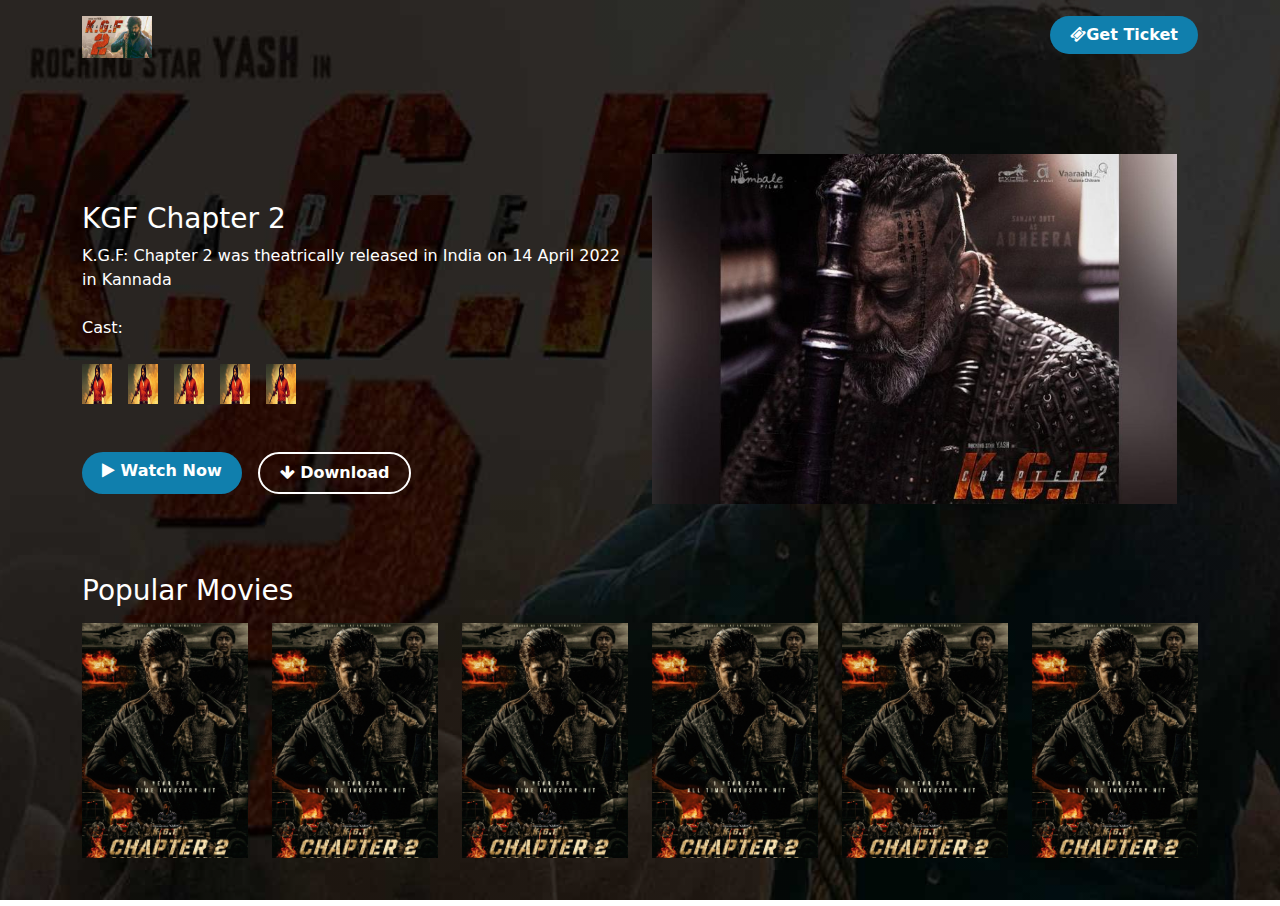
<file: Landing_page/index.html>
<!DOCTYPE html>
<html lang="en">
<head>
    <meta charset="UTF-8">
    <meta http-equiv="X-UA-Compatible" content="IE=edge">
    <meta name="viewport" content="width=device-width, initial-scale=1.0">
    <title>Movie Landing Page</title>
    <link rel="shortcut icon" href="img/kgf_bg.jpg" type="image/x-icon">
    <link rel="stylesheet" href="https://stackpath.bootstrapcdn.com/font-awesome/4.7.0/css/font-awesome.min.css">
    <link rel="stylesheet" href="css/bootstrap.min.css">
    <link rel="stylesheet" href="css/style.css">
</head>
<body>
   
        <div class="container">
            <div class="header pt-3">
                <a href="#" class="navbar-brand">
                    <img src="img/kgf_bg.jpg" alt="logo">
                </a>
                <a class="me float-end text-white text-decoration-none fw-bold header-btn" href="#"><i class="fa fa-ticket"></i>Get Ticket</a>
            </div>
        </div>
 
    <section class="pt-5 mt-5">
        <div class="container">
            <div class="row text-white">
                <div class="col-md-6 my-5">
                    <h3>KGF Chapter 2</h3>
                    <p>
                        K.G.F: Chapter 2 was theatrically released in India on 14 April 2022 in Kannada
                    </p>
                    <div class="row">
                        <p class="py-2">Cast:</p>
                        <div class="col d-flex justify-content-start casting">
                            <img src="img/kgf_yash.jpg.avif" class="img-fluid me-3"  alt="">
                            <img src="img/kgf_yash.jpg.avif" class="img-fluid me-3" alt="">
                            <img src="img/kgf_yash.jpg.avif" class="img-fluid me-3" alt="">
                            <img src="img/kgf_yash.jpg.avif" class="img-fluid me-3" alt="">
                            <img src="img/kgf_yash.jpg.avif" class="img-fluid me-3" alt="">
                        </div>
                        <div class="d-flex mt-5 mb-3 justify-content-start">
                        <a href="" class="header-btn me-3 text-white text-decoration-none fw-bold"> <i class="fa fa-play"></i> Watch Now</a>
                        <a href="" class="header-btn download text-white text-decoration-none fw-bold"><i class="fa fa-arrow-down"></i> Download</a>
                        </div>
                        
                    </div>
                </div>
                <div class="col-md-6 movie-img justify-content-center">
                    <img src="img/KGF-Sanjay-dutt_1200.jpg" class="img-fluid" alt="">
                </div>
            </div>
            <div class="features-movies pb-5">
                <h3 class="text-white my-3">Popular Movies</h3>
                <div class="row">
                    <div class="col-md-4">
                        <div class="row">
                            <div class="col-6"><img src="img/kgf.jpeg" class="img-fluid" alt=""></div>
                            <div class="col-6"><img src="img/kgf.jpeg" class="img-fluid" alt=""></div>
                        </div>
                    </div>
                    <div class="col-md-4">
                        <div class="row">
                            <div class="col-6"><img src="img/kgf.jpeg" class="img-fluid" alt=""></div>
                            <div class="col-6"><img src="img/kgf.jpeg" class="img-fluid" alt=""></div>
                        </div>
                    </div>
                    <div class="col-md-4">
                        <div class="row">
                            <div class="col-6"><img src="img/kgf.jpeg" class="img-fluid" alt=""></div>
                            <div class="col-6"><img src="img/kgf.jpeg" class="img-fluid" alt=""></div>
                        </div>
                    </div>
                </div>
            </div>
        </div>
        
    </section>
    
</body>
</html>
</file>
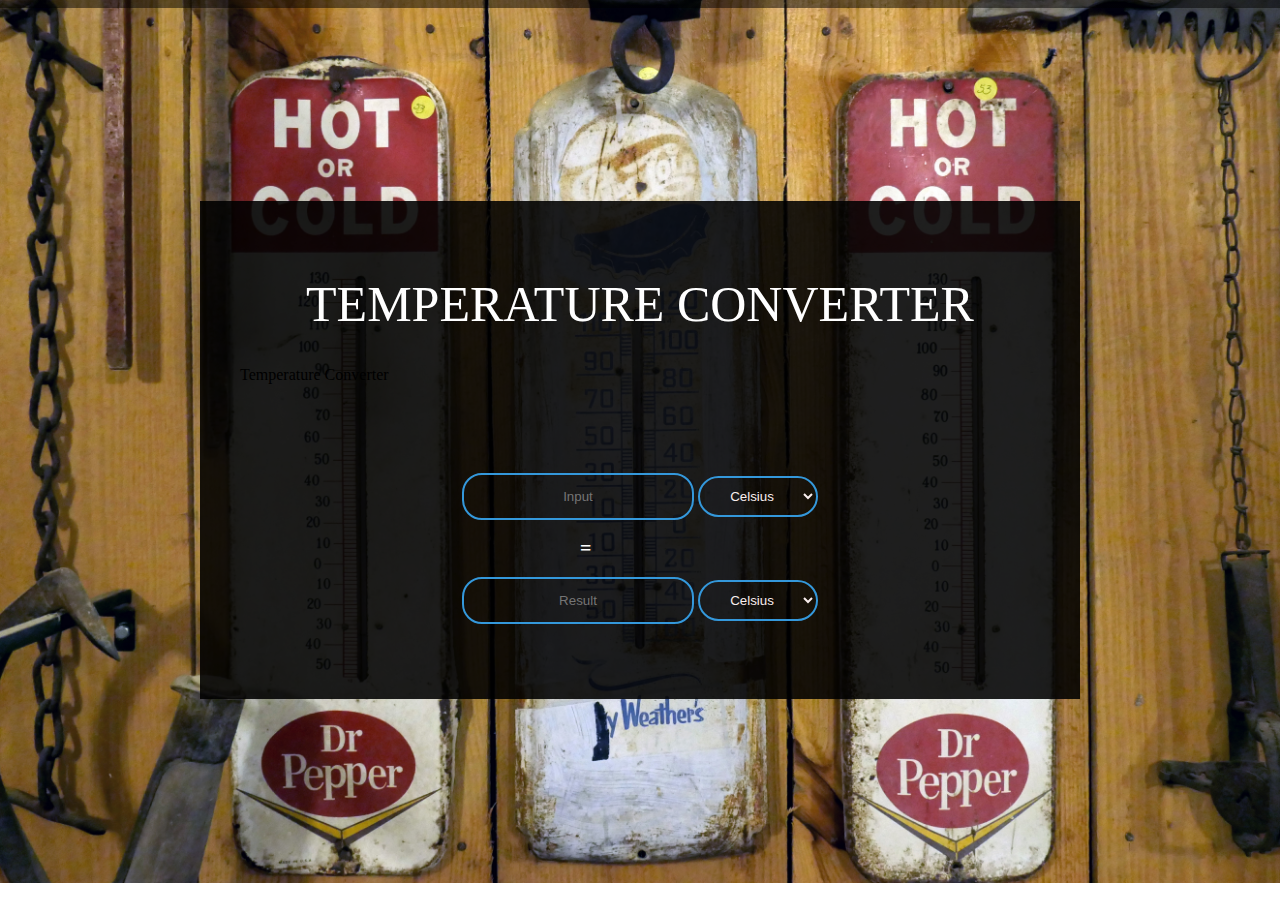
<file: temp_convertor/Index.html>
<!DOCTYPE html>
<html>

<head>
    <meta charset="utf-8">
    <meta name="viewport" content="width=device-width, initial-scale=1">
    <title>Temperature Converter</title>
    <link rel="stylesheet" type="text/css" href="style.css">

</head>

<body>


    <form class="box" method="post">

        <h1>TEMPERATURE CONVERTER</h1>

        <div class=main>
            
            <i class="fas fa-users-cog"></i> Temperature Converter<br><br><br><br><br>
        </div>


        <div class="text">
            <input type="text" placeholder="Input" id="input">
            <select id="inputType">
	<option value="celsius">Celsius</option>
	<option value="fahrenheit">Fahrenheit</option>
	<option value="kelvin">Kelvin</option>
</select>
        </div>

        <h2>=</h2>

        <div class="text">
            <input type="text" placeholder="Result" id="result">
            <select id="resultType">
	<option value="celsius">Celsius</option>
	<option value="fahrenheit">Fahrenheit</option>
	<option value="kelvin">Kelvin</option>
</select>
        </div>
        <br>
    </form>

    <script src="temp.js"></script>

</body>

</html>
</file>
<file: Landing_page/css/style.css>
body{
    background-image: linear-gradient(rgba(0,0,0,0.8),rgba(0,0,0,0.8)), url('../img/kgf_bg.jpg');
    background-repeat: no-repeat;
    background-size: cover;
    background-attachment: fixed;
    background-position: center;
}
.navbar-brand img{
    width: 70px;
}
a.header-btn{
    background: #107fad;
    padding: 7px 20px;
    border-radius: 30px;
}
a.header-btn.download{
    background: transparent;
    border: 2px solid #fff;
    padding: 7px 20px;
    border-radius: 30px;
}
.casting img{
    height: 40px;
    width: 30px;
    cursor: pointer;
}
.movie-img img{
    height: 350px;
    cursor: pointer;
}
.features-movies img:hover{
    cursor: pointer;
    transform: translateY(10px);
}


/*Responsive*/

@media only screen and ( max-width:668px ) {
    .features-movies .img-fluid{
        margin-top: 10px;
    }
    section.pt-5{
        padding-top: 0px !important;
    }
    section.mt-5{
        margin-top: 15px !important;
    }
}
</file>
<file: temp_convertor/style.css>
body {
    background-image: linear-gradient(rgba(0, 0, 0, 0.5), rgba(0, 0, 0, 0.5)), url("temp_bg.jpg");
    background-repeat: no-repeat;
    background-size: 100%;
}

a {
    float: left;
    list-style-type: none;
    text-decoration: none;
    border: 0;
    background: none;
    display: block;
    margin: 20px auto;
    margin-right: 8px;
    border: 2px solid #2ecc71;
    padding: 14px 65px;
    outline: none;
    color: white;
    border-radius: 24px;
    transition: 0.25s;
    cursor: pointer;
}

a:hover {
    background: #2ecc71;
}

.box {
    width: 800px;
    padding: 40px;
    position: absolute;
    top: 50%;
    left: 50%;
    transform: translate(-50%, -50%);
    background: rgb(0 0 0 / 88%);
}

.box h1 {
    text-align: center;
    color: #fff;
    font-size: 50px;
    border: 2px;
    font-weight: 500;
}

.box h2 {
    color: #fff;
    margin: 0px;
    padding-left: 340px;
    font-size: 20px;
    border: 5px;
}

.text {
    text-align: center;
}

.box input[type="text"] {
    border: 0;
    background: none;
    margin: auto;
    text-align: center;
    border: 2px solid #3498db;
    padding: 14px;
    width: 200px;
    outline: none;
    color: white;
    border-radius: 20px;
    transition: 0.25s;
}

.box input[type="text"]:hover {
    width: 220px;
    border-color: #2ecc71;
}

.box select {
    border: 0;
    background: none;
    margin: 20px auto;
    text-align: center;
    border: 2px solid #3498db;
    padding: 10px;
    outline: none;
    border-radius: 24px;
    transition: 0.25s;
}

.box select:hover {
    border-color: #2ecc71;
}

#inputType,
#resultType {
    width: 120px;
    text-align: center;
    color: #f9eeee;
}
</file>
